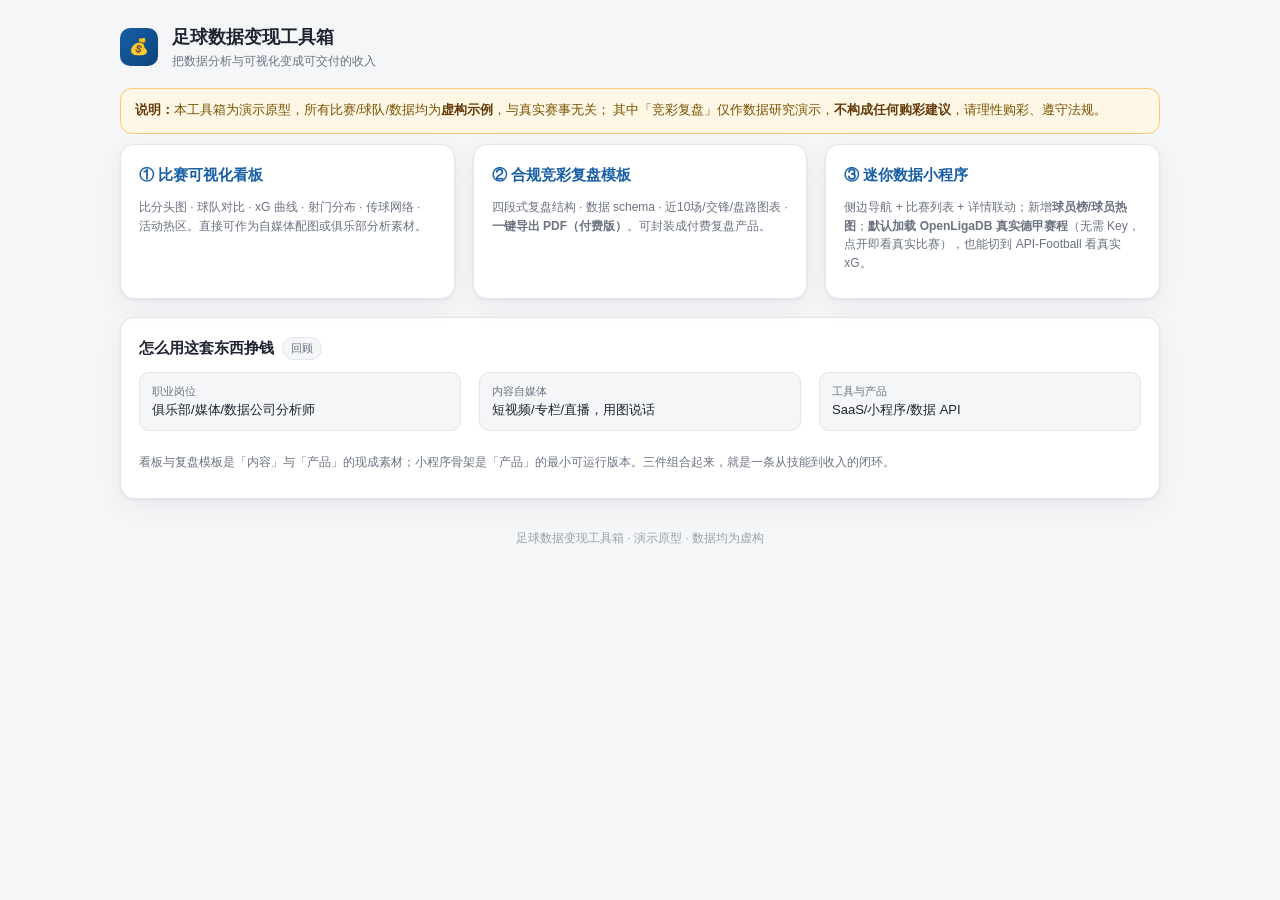
<file: index.html>
<!DOCTYPE html>
<html lang="zh-CN">
<head>
<meta charset="UTF-8">
<meta name="viewport" content="width=device-width, initial-scale=1.0">
<title>足球数据变现工具箱 · 总览</title>
<link rel="stylesheet" href="assets/style.css">
</head>
<body>
<div class="wrap">
  <header class="top">
    <div class="logo">💰</div>
    <div><h1>足球数据变现工具箱</h1><div class="sub">把数据分析与可视化变成可交付的收入</div></div>
  </header>

  <div class="disclaimer">
    <b>说明：</b>本工具箱为演示原型，所有比赛/球队/数据均为<b>虚构示例</b>，与真实赛事无关；
    其中「竞彩复盘」仅作数据研究演示，<b>不构成任何购彩建议</b>，请理性购彩、遵守法规。
  </div>

  <div class="grid3">
    <a class="card" href="dashboard.html" style="display:block">
      <h2>① 比赛可视化看板</h2>
      <p class="note">比分头图 · 球队对比 · xG 曲线 · 射门分布 · 传球网络 · 活动热区。直接可作为自媒体配图或俱乐部分析素材。</p>
    </a>
    <a class="card" href="review.html" style="display:block">
      <h2>② 合规竞彩复盘模板</h2>
      <p class="note">四段式复盘结构 · 数据 schema · 近10场/交锋/盘路图表 · <b>一键导出 PDF（付费版）</b>。可封装成付费复盘产品。</p>
    </a>
    <a class="card" href="app.html" style="display:block">
      <h2>③ 迷你数据小程序</h2>
      <p class="note">侧边导航 + 比赛列表 + 详情联动；新增<b>球员榜/球员热图</b>；<b>默认加载 OpenLigaDB 真实德甲赛程</b>（无需 Key，点开即看真实比赛），也能切到 API-Football 看真实 xG。</p>
    </a>
  </div>

  <div class="card">
    <h2>怎么用这套东西挣钱 <span class="tag">回顾</span></h2>
    <div class="grid3">
      <div class="kpi"><div class="box"><div class="k">职业岗位</div><div class="v" style="font-size:13px;font-weight:500">俱乐部/媒体/数据公司分析师</div></div></div>
      <div class="kpi"><div class="box"><div class="k">内容自媒体</div><div class="v" style="font-size:13px;font-weight:500">短视频/专栏/直播，用图说话</div></div></div>
      <div class="kpi"><div class="box"><div class="k">工具与产品</div><div class="v" style="font-size:13px;font-weight:500">SaaS/小程序/数据 API</div></div></div>
    </div>
    <p class="note">看板与复盘模板是「内容」与「产品」的现成素材；小程序骨架是「产品」的最小可运行版本。三件组合起来，就是一条从技能到收入的闭环。</p>
  </div>

  <div class="footer">足球数据变现工具箱 · 演示原型 · 数据均为虚构</div>
</div>
</body>
</html>
</file>
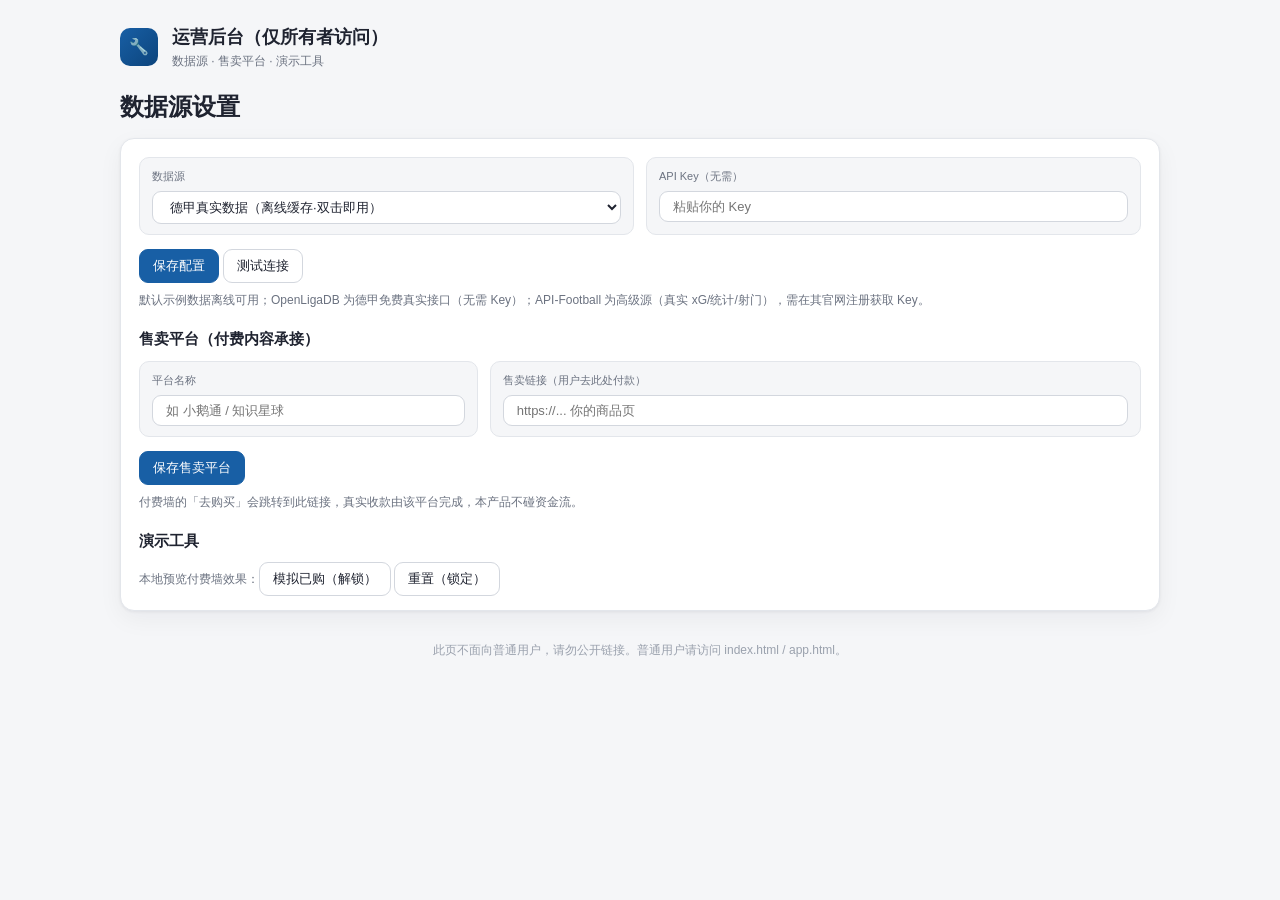
<file: owner.html>
<!DOCTYPE html>
<html lang="zh-CN">
<head>
<meta charset="UTF-8">
<meta name="viewport" content="width=device-width, initial-scale=1.0">
<title>运营后台 · 足球数据工具箱（仅所有者）</title>
<link rel="stylesheet" href="assets/style.css">
</head>
<body>
<div class="wrap">
  <header class="top">
    <div class="logo">🔧</div>
    <div><h1>运营后台（仅所有者访问）</h1><div class="sub">数据源 · 售卖平台 · 演示工具</div></div>
  </header>
  <div id="box"><!-- 由 JS 渲染 --></div>
  <div class="footer">此页不面向普通用户，请勿公开链接。普通用户请访问 index.html / app.html。</div>
</div>

<script src="assets/data.js"></script>
<script src="assets/api.js"></script>
<script>
function $(id) { return document.getElementById(id); }
function esc(s) { return (s || "").replace(/[&<>]/g, function (c) { return { "&": "&amp;", "<": "&lt;", ">": "&gt;" }[c]; }); }
function sellLoad() { try { return JSON.parse(localStorage.getItem("fb_sell")) || { name: "", url: "" }; } catch (e) { return { name: "", url: "" }; } }

function render() {
  var cfg = FB.api.load();
  var sell = sellLoad();
  var opts = Object.keys(FB.api.providers).map(function (k) {
    var p = FB.api.providers[k];
    return '<option value="' + k + '" ' + (k === cfg.provider ? "selected" : "") + '>' + p.name + '</option>';
  }).join("");
  var needKey = FB.api.providers[cfg.provider] ? FB.api.providers[cfg.provider].needKey : false;
  $("box").innerHTML =
    '<h2 style="margin:0 0 12px">数据源设置</h2>' +
    '<div class="card"><div class="kpi"><div class="box" style="flex:2"><div class="k">数据源</div>' +
    '<select id="prov" class="btn" style="width:100%;margin-top:6px" onchange="onProv()">' + opts + '</select></div>' +
    '<div class="box" style="flex:2"><div class="k">API Key' + (needKey ? "（必填）" : "（无需）") + '</div>' +
    '<input id="key" class="btn" style="width:100%;margin-top:6px" value="' + esc(cfg.key) + '" placeholder="粘贴你的 Key"></div></div>' +
    '<div style="margin-top:12px"><button class="btn active" onclick="saveCfg()">保存配置</button> ' +
    '<button class="btn" onclick="testConn()">测试连接</button> <span id="testMsg" class="note"></span></div>' +
    '<div class="note" style="margin-top:8px">默认示例数据离线可用；OpenLigaDB 为德甲免费真实接口（无需 Key）；' +
    'API-Football 为高级源（真实 xG/统计/射门），需在其官网注册获取 Key。</div>' +
    '<h2 style="margin:18px 0 10px">售卖平台（付费内容承接）</h2>' +
    '<div class="kpi"><div class="box" style="flex:1"><div class="k">平台名称</div>' +
    '<input id="sellName" class="btn" style="width:100%;margin-top:6px" value="' + esc(sell.name) + '" placeholder="如 小鹅通 / 知识星球"></div>' +
    '<div class="box" style="flex:2"><div class="k">售卖链接（用户去此处付款）</div>' +
    '<input id="sellUrl" class="btn" style="width:100%;margin-top:6px" value="' + esc(sell.url) + '" placeholder="https://... 你的商品页"></div></div>' +
    '<div style="margin-top:10px"><button class="btn active" onclick="saveSell()">保存售卖平台</button> <span id="sellMsg" class="note"></span></div>' +
    '<div class="note" style="margin-top:8px">付费墙的「去购买」会跳转到此链接，真实收款由该平台完成，本产品不碰资金流。</div>' +
    '<h2 style="margin:18px 0 10px">演示工具</h2>' +
    '<div class="note">本地预览付费墙效果：' +
    '<button class="btn" onclick="demoUnlock()">模拟已购（解锁）</button> ' +
    '<button class="btn" onclick="demoLock()">重置（锁定）</button></div></div>';
}
function onProv() { render(); }
function saveCfg() { var p = $("prov").value, k = $("key").value; FB.api.save({ provider: p, key: k }); $("testMsg").textContent = "已保存（在同一浏览器打开 app.html 即生效）。"; }
function saveSell() { var n = $("sellName").value, u = $("sellUrl").value; localStorage.setItem("fb_sell", JSON.stringify({ name: n, url: u })); $("sellMsg").textContent = "已保存售卖平台。"; }
function testConn() { $("testMsg").textContent = "测试中…"; FB.api.test().then(function (r) { $("testMsg").textContent = (r.ok ? "✅ " : "❌ ") + r.msg; }); }
function demoUnlock() { localStorage.setItem("fb_paid", "1"); alert("已模拟解锁，请在 app.html 查看球员热图。"); }
function demoLock() { localStorage.removeItem("fb_paid"); alert("已重置为锁定。"); }
render();
</script>
</body>
</html>
</file>
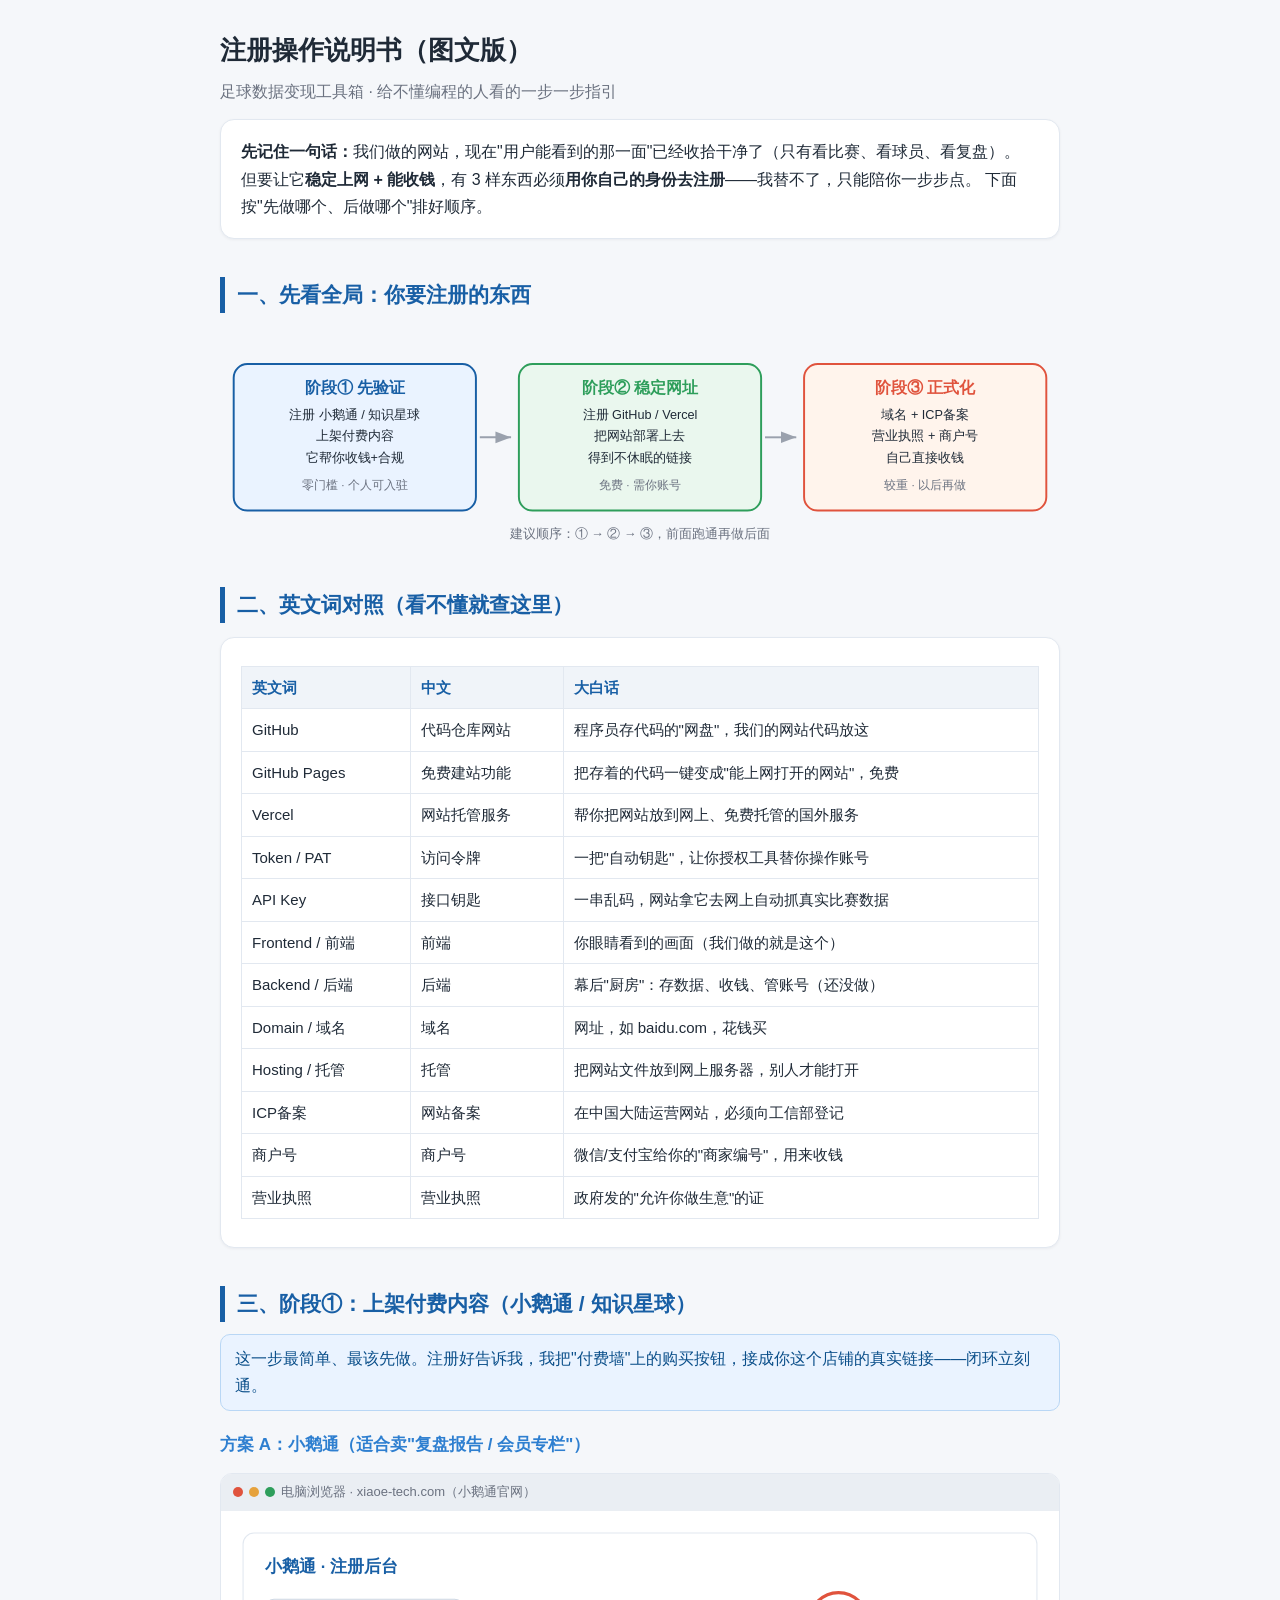
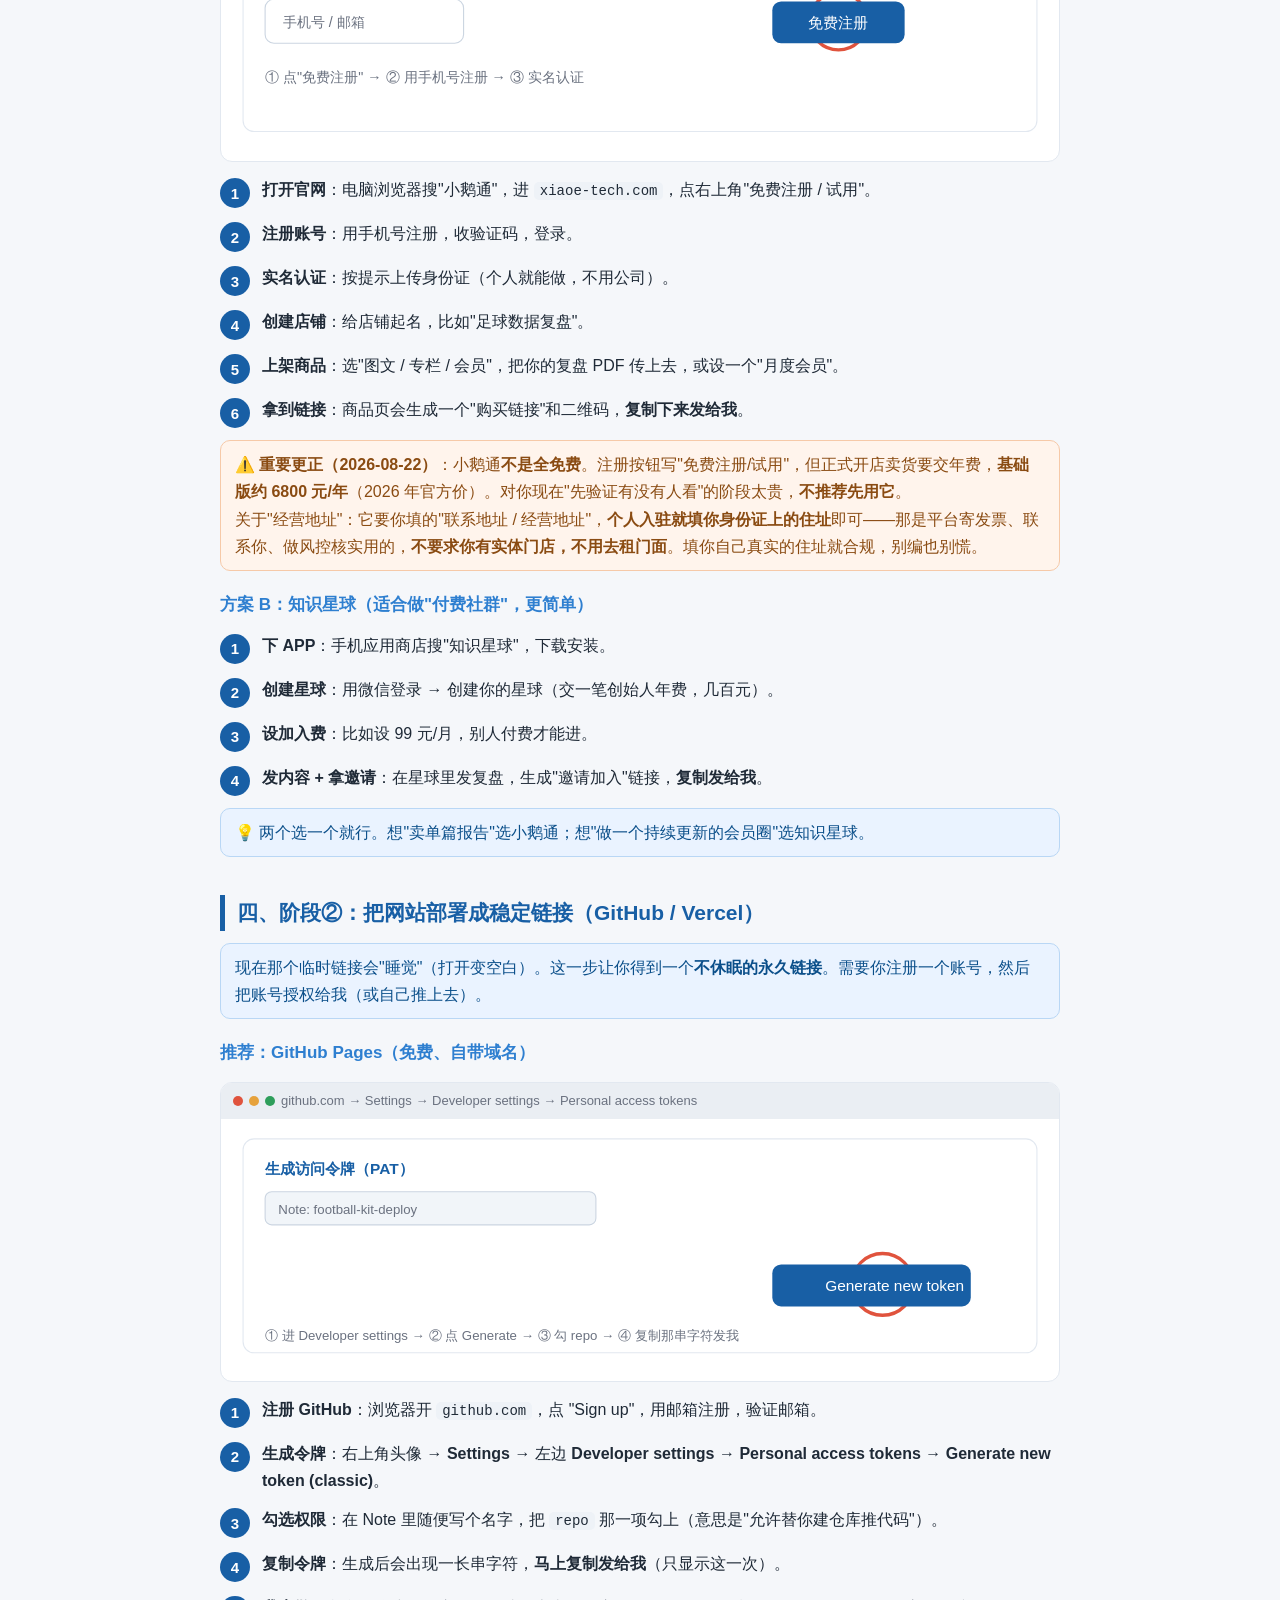
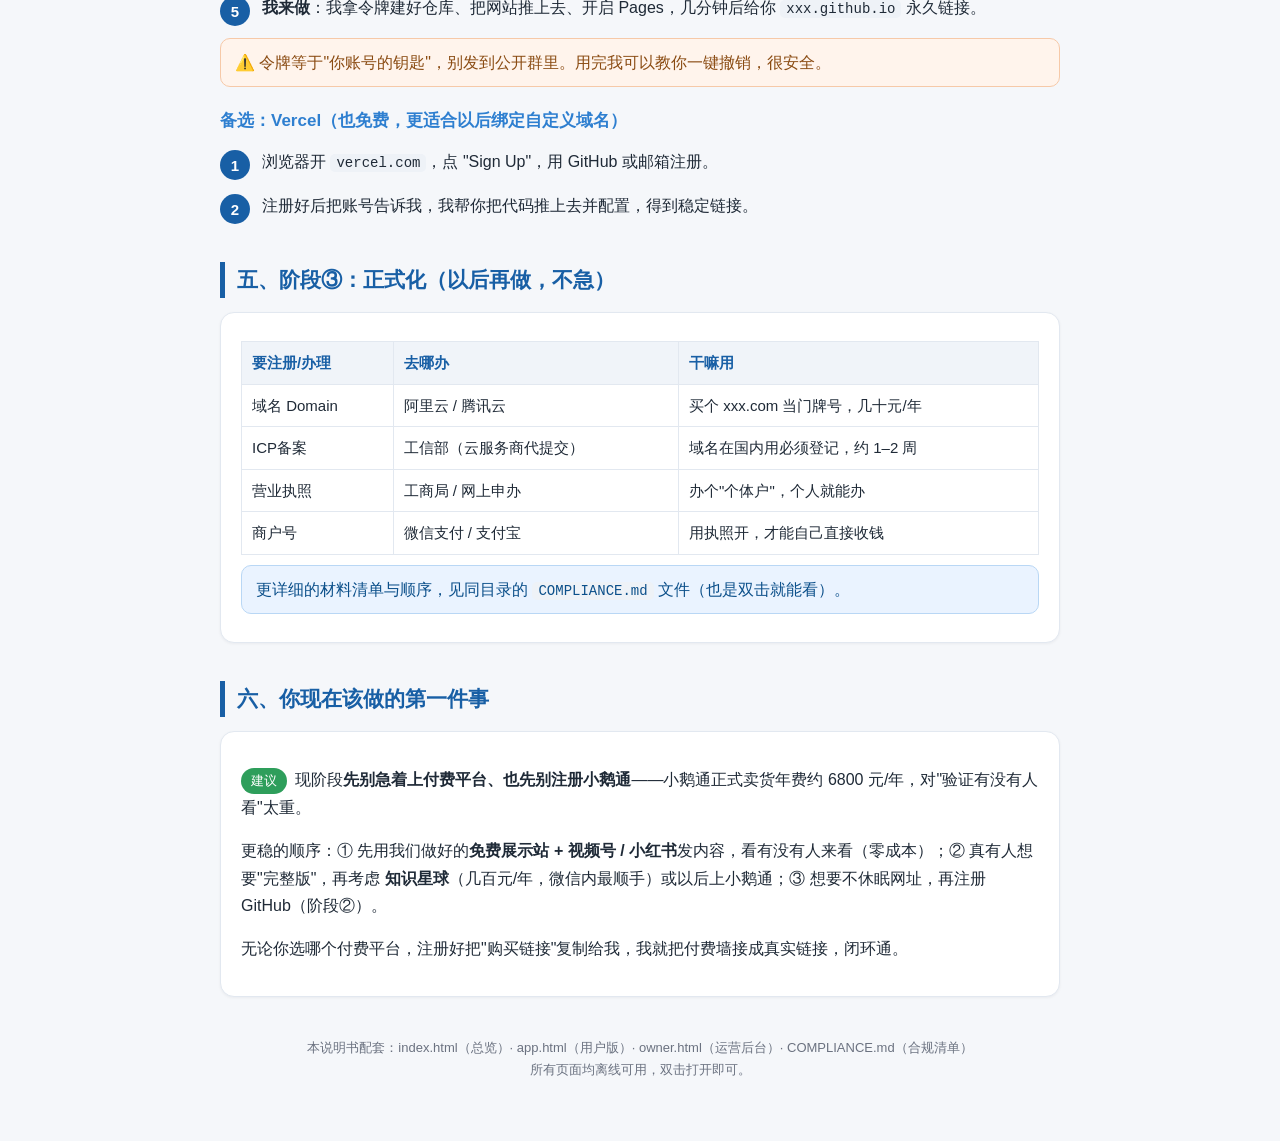
<file: REGISTER-GUIDE.html>
<!DOCTYPE html>
<html lang="zh-CN">
<head>
<meta charset="UTF-8">
<meta name="viewport" content="width=device-width, initial-scale=1.0">
<title>注册操作说明书（图文版）· 足球数据变现工具箱</title>
<style>
  :root{
    --blue:#185FA5; --blue2:#2E7FD0; --bg:#F5F7FA; --card:#FFFFFF;
    --line:#E2E8F0; --text:#1F2A37; --faint:#6B7280; --green:#2E9E5B; --red:#E0533D;
  }
  *{box-sizing:border-box}
  body{margin:0;background:var(--bg);color:var(--text);
    font-family:-apple-system,"PingFang SC","Microsoft YaHei",sans-serif;line-height:1.7;font-size:16px}
  .wrap{max-width:880px;margin:0 auto;padding:28px 20px 60px}
  h1{font-size:26px;margin:0 0 6px}
  h2{font-size:21px;margin:38px 0 12px;padding-left:12px;border-left:5px solid var(--blue);color:var(--blue)}
  h3{font-size:17px;margin:20px 0 8px;color:var(--blue2)}
  .sub{color:var(--faint);margin:0 0 6px}
  .card{background:var(--card);border:1px solid var(--line);border-radius:14px;padding:18px 20px;margin:14px 0;
    box-shadow:0 1px 3px rgba(16,24,40,.05)}
  .step{display:flex;gap:12px;align-items:flex-start;margin:12px 0}
  .num{flex:0 0 30px;width:30px;height:30px;border-radius:50%;background:var(--blue);color:#fff;
    display:flex;align-items:center;justify-content:center;font-weight:700;font-size:15px;margin-top:2px}
  .step b{color:var(--text)}
  .tip{background:#EAF3FF;border:1px solid #B9D7F5;border-radius:10px;padding:10px 14px;margin:10px 0;color:#0B4F8A}
  .warn{background:#FFF4EC;border:1px solid #F6C9A8;border-radius:10px;padding:10px 14px;margin:10px 0;color:#8A4B12}
  .mock{margin:14px 0;border:1px solid var(--line);border-radius:12px;overflow:hidden;background:#fff}
  .mock .bar{background:#EAEef3;padding:7px 12px;font-size:13px;color:var(--faint);display:flex;gap:6px;align-items:center}
  .mock .bar i{width:10px;height:10px;border-radius:50%;background:#E0533D;display:inline-block}
  .mock .bar i:nth-child(2){background:#E6A23C}.mock .bar i:nth-child(3){background:#2E9E5B}
  table{width:100%;border-collapse:collapse;margin:10px 0;font-size:15px}
  th,td{border:1px solid var(--line);padding:8px 10px;text-align:left;vertical-align:top}
  th{background:#F0F4F9;color:var(--blue)}
  code{background:#EEF2F7;padding:1px 6px;border-radius:5px;font-size:14px}
  .pill{display:inline-block;background:var(--blue);color:#fff;border-radius:999px;padding:2px 10px;font-size:13px;margin-right:4px}
  .pill.g{background:var(--green)} .pill.r{background:var(--red)}
  .flow{width:100%;height:auto;display:block;margin:6px 0}
  .foot{color:var(--faint);font-size:13px;text-align:center;margin-top:40px}
  a{color:var(--blue2)}
</style>
</head>
<body>
<div class="wrap">

  <h1>注册操作说明书（图文版）</h1>
  <div class="sub">足球数据变现工具箱 · 给不懂编程的人看的一步一步指引</div>

  <div class="card">
    <b>先记住一句话：</b>我们做的网站，现在"用户能看到的那一面"已经收拾干净了（只有看比赛、看球员、看复盘）。
    但要让它<b>稳定上网 + 能收钱</b>，有 3 样东西必须<b>用你自己的身份去注册</b>——我替不了，只能陪你一步步点。
    下面按"先做哪个、后做哪个"排好顺序。
  </div>

  <!-- 总览流程图 -->
  <h2>一、先看全局：你要注册的东西</h2>
  <svg class="flow" viewBox="0 0 860 230" xmlns="http://www.w3.org/2000/svg" font-family="sans-serif">
    <defs>
      <marker id="ar" markerWidth="10" markerHeight="10" refX="8" refY="3" orient="auto">
        <path d="M0,0 L8,3 L0,6 Z" fill="#9AA1AD"/>
      </marker>
    </defs>
    <!-- 阶段1 -->
    <rect x="14" y="40" width="248" height="150" rx="14" fill="#EAF3FF" stroke="#185FA5" stroke-width="2"/>
    <text x="138" y="70" text-anchor="middle" font-size="16" font-weight="700" fill="#185FA5">阶段① 先验证</text>
    <text x="138" y="96" text-anchor="middle" font-size="13" fill="#1F2A37">注册 小鹅通 / 知识星球</text>
    <text x="138" y="118" text-anchor="middle" font-size="13" fill="#1F2A37">上架付费内容</text>
    <text x="138" y="140" text-anchor="middle" font-size="13" fill="#1F2A37">它帮你收钱+合规</text>
    <text x="138" y="168" text-anchor="middle" font-size="12" fill="#6B7280">零门槛 · 个人可入驻</text>
    <!-- 箭头 -->
    <line x1="266" y1="115" x2="298" y2="115" stroke="#9AA1AD" stroke-width="2" marker-end="url(#ar)"/>
    <!-- 阶段2 -->
    <rect x="306" y="40" width="248" height="150" rx="14" fill="#EAF7EE" stroke="#2E9E5B" stroke-width="2"/>
    <text x="430" y="70" text-anchor="middle" font-size="16" font-weight="700" fill="#2E9E5B">阶段② 稳定网址</text>
    <text x="430" y="96" text-anchor="middle" font-size="13" fill="#1F2A37">注册 GitHub / Vercel</text>
    <text x="430" y="118" text-anchor="middle" font-size="13" fill="#1F2A37">把网站部署上去</text>
    <text x="430" y="140" text-anchor="middle" font-size="13" fill="#1F2A37">得到不休眠的链接</text>
    <text x="430" y="168" text-anchor="middle" font-size="12" fill="#6B7280">免费 · 需你账号</text>
    <line x1="558" y1="115" x2="590" y2="115" stroke="#9AA1AD" stroke-width="2" marker-end="url(#ar)"/>
    <!-- 阶段3 -->
    <rect x="598" y="40" width="248" height="150" rx="14" fill="#FFF4EC" stroke="#E0533D" stroke-width="2"/>
    <text x="722" y="70" text-anchor="middle" font-size="16" font-weight="700" fill="#E0533D">阶段③ 正式化</text>
    <text x="722" y="96" text-anchor="middle" font-size="13" fill="#1F2A37">域名 + ICP备案</text>
    <text x="722" y="118" text-anchor="middle" font-size="13" fill="#1F2A37">营业执照 + 商户号</text>
    <text x="722" y="140" text-anchor="middle" font-size="13" fill="#1F2A37">自己直接收钱</text>
    <text x="722" y="168" text-anchor="middle" font-size="12" fill="#6B7280">较重 · 以后再做</text>
    <text x="430" y="218" text-anchor="middle" font-size="13" fill="#6B7280">建议顺序：① → ② → ③，前面跑通再做后面</text>
  </svg>

  <!-- 英文词对照 -->
  <h2>二、英文词对照（看不懂就查这里）</h2>
  <div class="card">
    <table>
      <tr><th>英文词</th><th>中文</th><th>大白话</th></tr>
      <tr><td>GitHub</td><td>代码仓库网站</td><td>程序员存代码的"网盘"，我们的网站代码放这</td></tr>
      <tr><td>GitHub Pages</td><td>免费建站功能</td><td>把存着的代码一键变成"能上网打开的网站"，免费</td></tr>
      <tr><td>Vercel</td><td>网站托管服务</td><td>帮你把网站放到网上、免费托管的国外服务</td></tr>
      <tr><td>Token / PAT</td><td>访问令牌</td><td>一把"自动钥匙"，让你授权工具替你操作账号</td></tr>
      <tr><td>API Key</td><td>接口钥匙</td><td>一串乱码，网站拿它去网上自动抓真实比赛数据</td></tr>
      <tr><td>Frontend / 前端</td><td>前端</td><td>你眼睛看到的画面（我们做的就是这个）</td></tr>
      <tr><td>Backend / 后端</td><td>后端</td><td>幕后"厨房"：存数据、收钱、管账号（还没做）</td></tr>
      <tr><td>Domain / 域名</td><td>域名</td><td>网址，如 baidu.com，花钱买</td></tr>
      <tr><td>Hosting / 托管</td><td>托管</td><td>把网站文件放到网上服务器，别人才能打开</td></tr>
      <tr><td>ICP备案</td><td>网站备案</td><td>在中国大陆运营网站，必须向工信部登记</td></tr>
      <tr><td>商户号</td><td>商户号</td><td>微信/支付宝给你的"商家编号"，用来收钱</td></tr>
      <tr><td>营业执照</td><td>营业执照</td><td>政府发的"允许你做生意"的证</td></tr>
    </table>
  </div>

  <!-- 阶段1 -->
  <h2>三、阶段①：上架付费内容（小鹅通 / 知识星球）</h2>
  <div class="tip">这一步最简单、最该先做。注册好告诉我，我把"付费墙"上的购买按钮，接成你这个店铺的真实链接——闭环立刻通。</div>

  <h3>方案 A：小鹅通（适合卖"复盘报告 / 会员专栏"）</h3>
  <div class="mock">
    <div class="bar"><i></i><i></i><i></i> 电脑浏览器 · xiaoe-tech.com（小鹅通官网）</div>
    <svg viewBox="0 0 760 220" xmlns="http://www.w3.org/2000/svg" font-family="sans-serif">
      <rect x="20" y="20" width="720" height="180" rx="10" fill="#fff" stroke="#E2E8F0"/>
      <text x="40" y="55" font-size="15" font-weight="700" fill="#185FA5">小鹅通 · 注册后台</text>
      <rect x="40" y="80" width="180" height="40" rx="8" fill="#fff" stroke="#CBD5E1"/>
      <text x="56" y="105" font-size="13" fill="#6B7280">手机号 / 邮箱</text>
      <circle cx="560" cy="100" r="26" fill="none" stroke="#E0533D" stroke-width="3"/>
      <rect x="500" y="82" width="120" height="38" rx="8" fill="#185FA5"/>
      <text x="532" y="106" font-size="14" fill="#fff">免费注册</text>
      <text x="40" y="155" font-size="13" fill="#6B7280">① 点"免费注册" → ② 用手机号注册 → ③ 实名认证</text>
    </svg>
  </div>
  <div class="step"><div class="num">1</div><div><b>打开官网</b>：电脑浏览器搜"小鹅通"，进 <code>xiaoe-tech.com</code>，点右上角"免费注册 / 试用"。</div></div>
  <div class="step"><div class="num">2</div><div><b>注册账号</b>：用手机号注册，收验证码，登录。</div></div>
  <div class="step"><div class="num">3</div><div><b>实名认证</b>：按提示上传身份证（个人就能做，不用公司）。</div></div>
  <div class="step"><div class="num">4</div><div><b>创建店铺</b>：给店铺起名，比如"足球数据复盘"。</div></div>
  <div class="step"><div class="num">5</div><div><b>上架商品</b>：选"图文 / 专栏 / 会员"，把你的复盘 PDF 传上去，或设一个"月度会员"。</div></div>
  <div class="step"><div class="num">6</div><div><b>拿到链接</b>：商品页会生成一个"购买链接"和二维码，<b>复制下来发给我</b>。</div></div>
  <div class="warn">⚠️ <b>重要更正（2026-08-22）</b>：小鹅通<b>不是全免费</b>。注册按钮写"免费注册/试用"，但正式开店卖货要交年费，<b>基础版约 6800 元/年</b>（2026 年官方价）。对你现在"先验证有没有人看"的阶段太贵，<b>不推荐先用它</b>。
  <br>关于"经营地址"：它要你填的"联系地址 / 经营地址"，<b>个人入驻就填你身份证上的住址</b>即可——那是平台寄发票、联系你、做风控核实用的，<b>不要求你有实体门店，不用去租门面</b>。填你自己真实的住址就合规，别编也别慌。</div>

  <h3>方案 B：知识星球（适合做"付费社群"，更简单）</h3>
  <div class="step"><div class="num">1</div><div><b>下 APP</b>：手机应用商店搜"知识星球"，下载安装。</div></div>
  <div class="step"><div class="num">2</div><div><b>创建星球</b>：用微信登录 → 创建你的星球（交一笔创始人年费，几百元）。</div></div>
  <div class="step"><div class="num">3</div><div><b>设加入费</b>：比如设 99 元/月，别人付费才能进。</div></div>
  <div class="step"><div class="num">4</div><div><b>发内容 + 拿邀请</b>：在星球里发复盘，生成"邀请加入"链接，<b>复制发给我</b>。</div></div>
  <div class="tip">💡 两个选一个就行。想"卖单篇报告"选小鹅通；想"做一个持续更新的会员圈"选知识星球。</div>

  <!-- 阶段2 -->
  <h2>四、阶段②：把网站部署成稳定链接（GitHub / Vercel）</h2>
  <div class="tip">现在那个临时链接会"睡觉"（打开变空白）。这一步让你得到一个<b>不休眠的永久链接</b>。需要你注册一个账号，然后把账号授权给我（或自己推上去）。</div>

  <h3>推荐：GitHub Pages（免费、自带域名）</h3>
  <div class="mock">
    <div class="bar"><i></i><i></i><i></i> github.com → Settings → Developer settings → Personal access tokens</div>
    <svg viewBox="0 0 760 230" xmlns="http://www.w3.org/2000/svg" font-family="sans-serif">
      <rect x="20" y="18" width="720" height="194" rx="10" fill="#fff" stroke="#E2E8F0"/>
      <text x="40" y="50" font-size="14" font-weight="700" fill="#185FA5">生成访问令牌（PAT）</text>
      <rect x="40" y="66" width="300" height="30" rx="6" fill="#F1F5F9" stroke="#CBD5E1"/>
      <text x="52" y="86" font-size="12" fill="#6B7280">Note: football-kit-deploy</text>
      <circle cx="600" cy="150" r="28" fill="none" stroke="#E0533D" stroke-width="3"/>
      <rect x="500" y="132" width="180" height="38" rx="8" fill="#185FA5"/>
      <text x="548" y="156" font-size="14" fill="#fff">Generate new token</text>
      <text x="40" y="200" font-size="12" fill="#6B7280">① 进 Developer settings → ② 点 Generate → ③ 勾 repo → ④ 复制那串字符发我</text>
    </svg>
  </div>
  <div class="step"><div class="num">1</div><div><b>注册 GitHub</b>：浏览器开 <code>github.com</code>，点 "Sign up"，用邮箱注册，验证邮箱。</div></div>
  <div class="step"><div class="num">2</div><div><b>生成令牌</b>：右上角头像 → <b>Settings</b> → 左边 <b>Developer settings</b> → <b>Personal access tokens</b> → <b>Generate new token (classic)</b>。</div></div>
  <div class="step"><div class="num">3</div><div><b>勾选权限</b>：在 Note 里随便写个名字，把 <code>repo</code> 那一项勾上（意思是"允许替你建仓库推代码"）。</div></div>
  <div class="step"><div class="num">4</div><div><b>复制令牌</b>：生成后会出现一长串字符，<b>马上复制发给我</b>（只显示这一次）。</div></div>
  <div class="step"><div class="num">5</div><div><b>我来做</b>：我拿令牌建好仓库、把网站推上去、开启 Pages，几分钟后给你 <code>xxx.github.io</code> 永久链接。</div></div>
  <div class="warn">⚠️ 令牌等于"你账号的钥匙"，别发到公开群里。用完我可以教你一键撤销，很安全。</div>

  <h3>备选：Vercel（也免费，更适合以后绑定自定义域名）</h3>
  <div class="step"><div class="num">1</div><div>浏览器开 <code>vercel.com</code>，点 "Sign Up"，用 GitHub 或邮箱注册。</div></div>
  <div class="step"><div class="num">2</div><div>注册好后把账号告诉我，我帮你把代码推上去并配置，得到稳定链接。</div></div>

  <!-- 阶段3 -->
  <h2>五、阶段③：正式化（以后再做，不急）</h2>
  <div class="card">
    <table>
      <tr><th>要注册/办理</th><th>去哪办</th><th>干嘛用</th></tr>
      <tr><td>域名 Domain</td><td>阿里云 / 腾讯云</td><td>买个 xxx.com 当门牌号，几十元/年</td></tr>
      <tr><td>ICP备案</td><td>工信部（云服务商代提交）</td><td>域名在国内用必须登记，约 1–2 周</td></tr>
      <tr><td>营业执照</td><td>工商局 / 网上申办</td><td>办个"个体户"，个人就能办</td></tr>
      <tr><td>商户号</td><td>微信支付 / 支付宝</td><td>用执照开，才能自己直接收钱</td></tr>
    </table>
    <div class="tip">更详细的材料清单与顺序，见同目录的 <code>COMPLIANCE.md</code> 文件（也是双击就能看）。</div>
  </div>

  <h2>六、你现在该做的第一件事</h2>
  <div class="card">
    <p><span class="pill g">建议</span> 现阶段<b>先别急着上付费平台、也先别注册小鹅通</b>——小鹅通正式卖货年费约 6800 元/年，对"验证有没有人看"太重。</p>
    <p>更稳的顺序：① 先用我们做好的<b>免费展示站 + 视频号 / 小红书</b>发内容，看有没有人来看（零成本）；② 真有人想要"完整版"，再考虑 <b>知识星球</b>（几百元/年，微信内最顺手）或以后上小鹅通；③ 想要不休眠网址，再注册 GitHub（阶段②）。</p>
    <p>无论你选哪个付费平台，注册好把"购买链接"复制给我，我就把付费墙接成真实链接，闭环通。</p>
  </div>

  <div class="foot">本说明书配套：index.html（总览）· app.html（用户版）· owner.html（运营后台）· COMPLIANCE.md（合规清单）<br>所有页面均离线可用，双击打开即可。</div>
</div>
</body>
</html>
</file>
<file: assets/style.css>
:root{
  --bg:#F5F6F8; --surface:#FFFFFF; --line:#E3E6EB; --line2:#D3D7DE;
  --text:#1F2330; --muted:#6B7280; --faint:#9AA1AD;
  --home:#185FA5; --home-soft:#E6F1FB;
  --away:#A32D2D; --away-soft:#FCEBEB;
  --green:#3B6D11; --amber:#BA7517; --purple:#534AB7;
  --radius:14px; --shadow:0 1px 3px rgba(16,24,40,.06),0 8px 24px rgba(16,24,40,.05);
}
*{box-sizing:border-box}
body{margin:0;font-family:-apple-system,"Segoe UI","PingFang SC","Microsoft YaHei",sans-serif;
  background:var(--bg);color:var(--text);line-height:1.55;-webkit-font-smoothing:antialiased}
a{color:var(--home);text-decoration:none}
.wrap{max-width:1080px;margin:0 auto;padding:24px 20px 60px}
header.top{display:flex;align-items:center;gap:14px;margin-bottom:18px}
header.top .logo{width:38px;height:38px;border-radius:10px;background:linear-gradient(135deg,var(--home),#0C447C);
  display:flex;align-items:center;justify-content:center;color:#fff;font-weight:600}
header.top h1{font-size:18px;margin:0;font-weight:600}
header.top .sub{font-size:12px;color:var(--muted)}
.card{background:var(--surface);border:1px solid var(--line);border-radius:var(--radius);
  box-shadow:var(--shadow);padding:18px 18px 14px;margin-bottom:18px}
.card h2{font-size:15px;margin:0 0 12px;display:flex;align-items:center;gap:8px}
.card h2 .tag{font-size:11px;font-weight:500;color:var(--muted);background:var(--bg);
  border:1px solid var(--line);padding:2px 8px;border-radius:20px}
.grid2{display:grid;grid-template-columns:1fr 1fr;gap:18px}
.grid3{display:grid;grid-template-columns:repeat(3,1fr);gap:18px}
@media(max-width:820px){.grid2,.grid3{grid-template-columns:1fr}}
.note{font-size:12px;color:var(--muted);margin-top:8px}
/* scoreboard */
.score{display:flex;align-items:center;justify-content:center;gap:0;background:var(--surface);
  border:1px solid var(--line);border-radius:var(--radius);box-shadow:var(--shadow);overflow:hidden;margin-bottom:18px}
.score .team{flex:1;display:flex;align-items:center;gap:12px;padding:18px 22px}
.score .team.away{flex-direction:row-reverse;text-align:right}
.score .badge{width:46px;height:46px;border-radius:12px;display:flex;align-items:center;justify-content:center;
  color:#fff;font-weight:700;font-size:18px}
.score .tname{font-weight:600;font-size:15px}
.score .mid{display:flex;flex-direction:column;align-items:center;padding:0 10px}
.score .sc{font-size:34px;font-weight:700;letter-spacing:2px}
.score .xg{font-size:11px;color:var(--muted)}
/* stat bars */
.stat-row{display:flex;align-items:center;gap:10px;margin:9px 0;font-size:13px}
.stat-row .lbl{width:70px;text-align:right;color:var(--muted)}
.stat-row .val{width:42px;font-weight:600}
.stat-row .val.r{text-align:left}
.bar{flex:1;height:8px;border-radius:6px;background:var(--away-soft);overflow:hidden;position:relative}
.bar .fill{position:absolute;top:0;bottom:0;background:var(--home)}
.bar.r{background:var(--home-soft)}
.bar.r .fill{right:0;background:var(--away)}
/* pitch */
.pitch{position:relative;width:100%;background:#2E7D32;border-radius:10px;overflow:hidden}
.pitch svg{display:block;width:100%;height:auto}
.pitch .dot{position:absolute;transform:translate(-50%,-50%);border-radius:50%;
  border:2px solid #fff;box-shadow:0 1px 3px rgba(0,0,0,.4)}
.legend{display:flex;gap:16px;flex-wrap:wrap;font-size:12px;color:var(--muted);margin-top:8px}
.legend i{display:inline-block;width:11px;height:11px;border-radius:50%;margin-right:5px;vertical-align:-1px}
/* buttons */
.btn{display:inline-flex;align-items:center;gap:6px;border:1px solid var(--line2);background:var(--surface);
  color:var(--text);padding:7px 13px;border-radius:9px;font-size:13px;cursor:pointer;transition:.15s}
.btn:hover{border-color:var(--home);color:var(--home)}
.btn.active{background:var(--home);color:#fff;border-color:var(--home)}
.toggle{display:flex;gap:8px;margin-bottom:10px}
/* disclaimer */
.disclaimer{background:#FFF7E6;border:1px solid #FAC775;border-radius:12px;padding:12px 14px;
  font-size:12.5px;color:#7A5200;margin:10px 0}
.disclaimer b{color:#633806}
/* code */
pre{background:#0C1322;color:#E6EDF3;border-radius:10px;padding:14px 16px;overflow:auto;font-size:12px;line-height:1.5}
code{font-family:"SFMono-Regular",Consolas,monospace}
/* app skeleton */
.app{display:flex;min-height:80vh;border:1px solid var(--line);border-radius:var(--radius);overflow:hidden;background:var(--surface)}
.side{width:200px;background:#0F1729;color:#C7D0E0;padding:16px 10px;flex:none}
.side .brand{font-weight:600;color:#fff;padding:6px 10px 14px;font-size:14px}
.side a{display:block;padding:9px 12px;border-radius:8px;color:#C7D0E0;font-size:13px;cursor:pointer}
.side a:hover{background:#1C2740}
.side a.active{background:var(--home);color:#fff}
.main{flex:1;padding:18px 20px;overflow:auto}
.match-card{border:1px solid var(--line);border-radius:12px;padding:12px 14px;margin-bottom:12px;cursor:pointer;transition:.15s}
.match-card:hover{border-color:var(--home);box-shadow:var(--shadow)}
.match-card .row{display:flex;align-items:center;justify-content:space-between;font-size:13px}
.match-card .teams{font-weight:600}
.match-card .score-mini{font-weight:700;font-size:16px}
.match-card .meta{font-size:11px;color:var(--muted);margin-top:4px}
.pill{font-size:11px;padding:2px 8px;border-radius:20px;background:var(--bg);border:1px solid var(--line);color:var(--muted)}
.pill.live{background:#FCEBEB;color:#A32D2D;border-color:#F09595}
.kpi{display:flex;gap:12px;flex-wrap:wrap;margin-bottom:14px}
.kpi .box{flex:1;min-width:120px;background:var(--bg);border:1px solid var(--line);border-radius:10px;padding:10px 12px}
.kpi .box .v{font-size:20px;font-weight:700}
.kpi .box .k{font-size:11px;color:var(--muted)}
.hidden{display:none}
/* 付费墙（真实收款交给第三方平台，本产品仅展示） */
.paywall{position:relative;border:1px dashed var(--amber);border-radius:12px;background:#FFF7E6;padding:22px 18px;text-align:center}
.paywall .lock{font-size:13px;font-weight:700;color:#633806}
.paywall .hint{font-size:12px;color:#92400E;margin:6px 0 12px}
.paywall .actions{display:flex;gap:8px;justify-content:center;flex-wrap:wrap}
.footer{font-size:12px;color:var(--faint);text-align:center;margin-top:30px}

/* 打印 / 导出 PDF */
.print-only{display:none}
.print-watermark{display:none}
@media print{
  body{background:#fff;-webkit-print-color-adjust:exact;print-color-adjust:exact;color:#000}
  .wrap{max-width:100%;padding:8px 0 0;position:relative;z-index:1}
  .btn,.toggle,.no-print{display:none!important}
  .score,.card{border:1px solid #bbb;box-shadow:none;break-inside:avoid;margin-bottom:10px}
  .score{background:#fff!important}
  .pitch{break-inside:avoid}
  .disclaimer{background:#FFF7E6!important;border:1px solid #FAC775!important;color:#7A5200!important;break-inside:avoid}
  /* 付费版水印：固定铺底，每页重复，浅色大字 */
  .print-watermark{display:block;position:fixed;top:46%;left:-6%;right:-6%;text-align:center;
    font-size:74px;font-weight:800;letter-spacing:4px;color:#185FA5;opacity:.06;
    transform:rotate(-22deg);white-space:nowrap;pointer-events:none;z-index:0}
  #qr svg{width:100%!important;height:100%!important;display:block}
  @page{margin:12mm}
}
</file>
